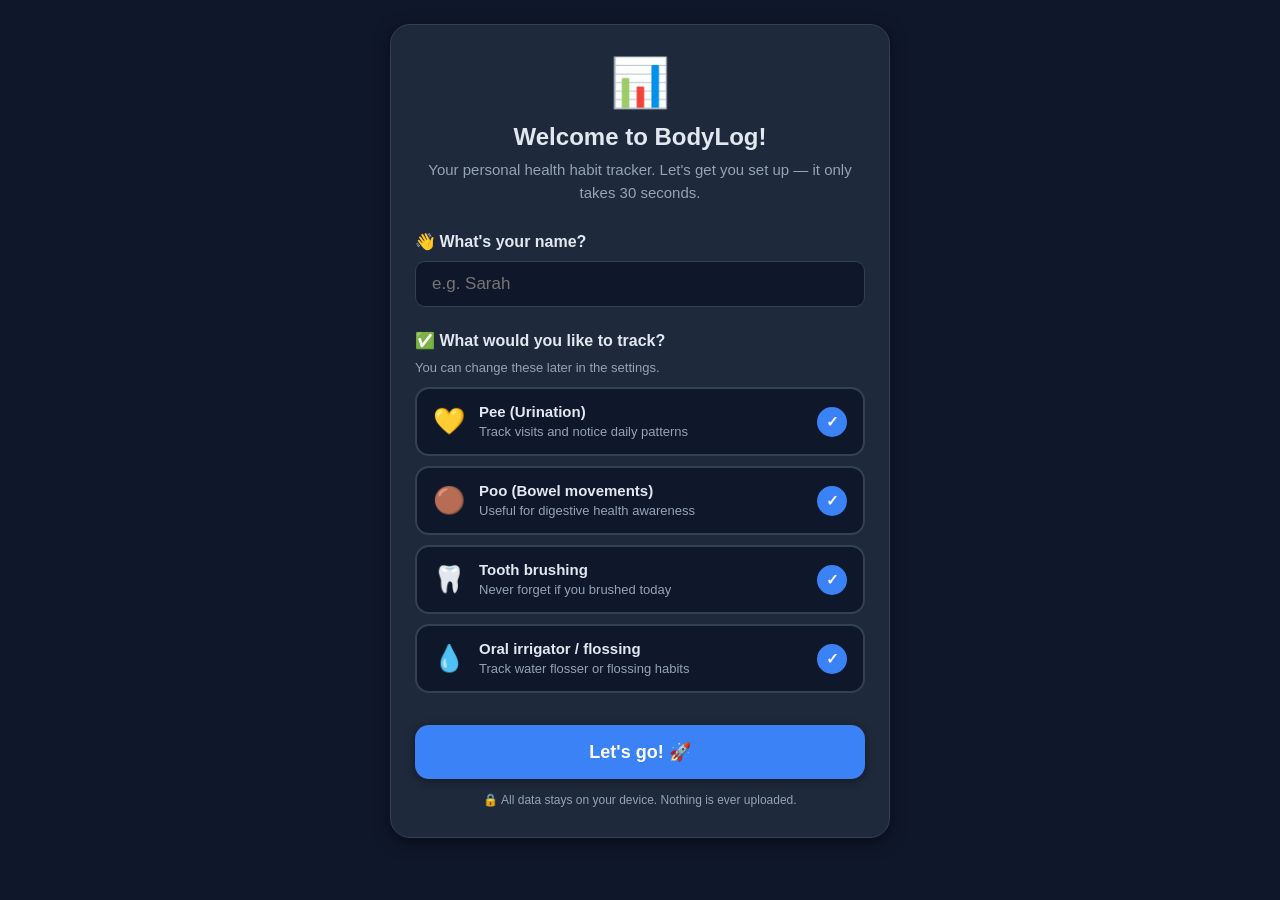
<file: templates/index.html>
<!DOCTYPE html>
<html lang="en">
<head>
    <meta charset="UTF-8">
    <meta name="viewport" content="width=device-width, initial-scale=1.0">
    <title>BodyLog</title>
    <link rel="stylesheet" href="/static/css/style.css">
    <script src="https://cdn.plot.ly/plotly-2.26.0.min.js"></script>
</head>
<body class="dark-mode">

<!-- ══ SETUP OVERLAY ════════════════════════════════════════════ -->
<div class="setup-overlay" id="setupOverlay">
    <div class="setup-card">
        <div class="setup-logo">📊</div>
        <h1 class="setup-title">Welcome to BodyLog!</h1>
        <p class="setup-subtitle">Your personal health habit tracker. Let's get you set up — it only takes 30 seconds.</p>

        <div class="setup-step">
            <label class="setup-label">👋 What's your name?</label>
            <input type="text" id="setupName" class="input setup-name-input" placeholder="e.g. Sarah" maxlength="40">
        </div>

        <div class="setup-step">
            <label class="setup-label">✅ What would you like to track?</label>
            <p class="setup-hint">You can change these later in the settings.</p>

            <div class="setup-option" id="optPee">
                <div class="setup-option-icon">💛</div>
                <div class="setup-option-text">
                    <strong>Pee (Urination)</strong>
                    <span>Track visits and notice daily patterns</span>
                </div>
                <div class="setup-check active" id="chkPee">✓</div>
            </div>

            <div class="setup-option" id="optPoo">
                <div class="setup-option-icon">🟤</div>
                <div class="setup-option-text">
                    <strong>Poo (Bowel movements)</strong>
                    <span>Useful for digestive health awareness</span>
                </div>
                <div class="setup-check active" id="chkPoo">✓</div>
            </div>

            <div class="setup-option" id="optBrush">
                <div class="setup-option-icon">🦷</div>
                <div class="setup-option-text">
                    <strong>Tooth brushing</strong>
                    <span>Never forget if you brushed today</span>
                </div>
                <div class="setup-check active" id="chkBrush">✓</div>
            </div>

            <div class="setup-option" id="optFloss">
                <div class="setup-option-icon">💧</div>
                <div class="setup-option-text">
                    <strong>Oral irrigator / flossing</strong>
                    <span>Track water flosser or flossing habits</span>
                </div>
                <div class="setup-check active" id="chkFloss">✓</div>
            </div>
        </div>

        <button class="setup-start-btn" id="setupStartBtn" onclick="completeSetup()">
            Let's go! 🚀
        </button>
        <p class="setup-privacy">🔒 All data stays on your device. Nothing is ever uploaded.</p>
    </div>
</div>

<!-- ══ MAIN APP ══════════════════════════════════════════════════ -->
<div class="app-wrap" id="appWrap" style="display:none">
<div class="container">

    <div class="app-header">
        <div class="greeting" id="greeting">Hello!</div>
        <div class="header-actions">
            <button class="icon-btn" id="settingsBtn" title="Settings" onclick="openSettings()">⚙️</button>
            <button class="theme-toggle" id="themeToggle">☀️</button>
        </div>
    </div>

    <div class="tabs">
        <button class="tab active" data-screen="log">Log</button>
        <button class="tab"        data-screen="dental" id="dentalTab">Dental</button>
        <button class="tab"        data-screen="stats">Stats</button>
    </div>

    <!-- ══ Screen: Log ══════════════════════════════════════════ -->
    <div class="screen active" id="log-screen">
        <div class="card" id="logCard">

            <!-- Event type buttons -->
            <div class="event-buttons" id="eventButtons">
                <button class="event-btn pee-btn" data-event="pee" id="peeBtnWrap">💛 Pee</button>
                <button class="event-btn poo-btn" data-event="poo" id="pooBtnWrap">🟤 Poo</button>
            </div>

            <div class="form-group">
                <label>Date &amp; Time</label>
                <input type="datetime-local" id="bathroomDateTime" class="input datetime-input">
            </div>

            <div class="form-group" id="locationGroup">
                <label>Location <span class="optional-hint">(optional)</span></label>
                <div class="button-group">
                    <button class="toggle-btn" data-location="Home">🏠 Home</button>
                    <button class="toggle-btn" data-location="Work">🏢 Work</button>
                    <button class="toggle-btn" data-location="Other">📍 Other</button>
                </div>
            </div>

            <button class="submit-btn" id="bathroomSubmit">Log Event</button>
            <button class="cancel-btn hidden" id="bathroomCancel">Cancel Edit</button>
        </div>
    </div>

    <!-- ══ Screen: Dental ═══════════════════════════════════════ -->
    <div class="screen" id="dental-screen">
        <div class="card">
            <h2>🦷 Dental Care</h2>
            <p class="screen-desc">Log each time you brush your teeth.</p>

            <div class="form-group">
                <label>Date &amp; Time</label>
                <input type="datetime-local" id="dentalDateTime" class="input datetime-input">
            </div>

            <div class="form-group" id="flosserGroup">
                <label>Also used oral irrigator or floss?</label>
                <div class="button-group two-col">
                    <button class="toggle-btn" data-flosser="0">No</button>
                    <button class="toggle-btn" data-flosser="1">Yes 💧</button>
                </div>
            </div>

            <button class="submit-btn" id="dentalSubmit">Log Brushing</button>
            <button class="cancel-btn hidden" id="dentalCancel">Cancel Edit</button>
        </div>
    </div>

    <!-- ══ Screen: Stats ════════════════════════════════════════ -->
    <div class="screen" id="stats-screen">
        <div class="card">
            <h2>📊 Your Stats</h2>

            <!-- Tracking summary chips -->
            <div class="last-events-row" id="lastEventsRow">
                <div class="last-event-chip" id="lastPeeChip">💛 —</div>
                <div class="last-event-chip" id="lastPooChip">🟤 —</div>
                <div class="last-event-chip" id="lastBrushChip">🦷 —</div>
            </div>

            <!-- Days tracked badge -->
            <div class="days-tracked-badge" id="daysTrackedBadge"></div>

            <!-- Streaks -->
            <div class="stats-section" id="streaksSection">
                <h3>🔥 Streaks &amp; Gaps</h3>
                <div id="streaksContent"></div>
            </div>

            <!-- Averages -->
            <div class="stats-section">
                <h3>📈 Daily Averages</h3>
                <div id="averagesTable"></div>
            </div>

            <!-- Charts -->
            <div class="stats-section">
                <h3>Timeline (last 90 days)</h3>
                <div id="timelineChart"></div>
            </div>

            <div class="stats-section" id="locationSection">
                <h3>Location Breakdown</h3>
                <div id="locationChart"></div>
            </div>

            <div class="stats-section" id="dentalChartSection">
                <h3>Dental Consistency</h3>
                <div id="dentalChart"></div>
            </div>

            <!-- Recent events -->
            <div class="stats-section" id="recentBathroomSection">
                <h3>Recent Bathroom Logs</h3>
                <div id="recentBathroomEvents"></div>
                <button class="see-more-btn" onclick="window.location.href='/all-events?tab=bathroom'">See all →</button>
            </div>

            <div class="stats-section" id="recentDentalSection">
                <h3>Recent Dental Logs</h3>
                <div id="recentDentalEvents"></div>
                <button class="see-more-btn" onclick="window.location.href='/all-events?tab=dental'">See all →</button>
            </div>
        </div>
    </div>

</div><!-- /container -->
</div><!-- /appWrap -->

<!-- ══ SETTINGS MODAL ═══════════════════════════════════════════ -->
<div class="modal-overlay hidden" id="settingsModal">
    <div class="modal-card">
        <h2>⚙️ Settings</h2>

        <div class="form-group">
            <label>Your Name</label>
            <input type="text" id="settingsName" class="input" maxlength="40">
        </div>

        <div class="form-group">
            <label>What to Track</label>
            <div class="settings-track-options">
                <label class="settings-check-row"><input type="checkbox" id="sPee">   💛 Pee</label>
                <label class="settings-check-row"><input type="checkbox" id="sPoo">   🟤 Poo</label>
                <label class="settings-check-row"><input type="checkbox" id="sBrush"> 🦷 Tooth brushing</label>
                <label class="settings-check-row"><input type="checkbox" id="sFloss"> 💧 Oral irrigator / floss</label>
            </div>
        </div>

        <button class="submit-btn" onclick="saveSettings()">Save Settings</button>
        <button class="cancel-btn" onclick="closeSettings()" style="margin-top:8px">Cancel</button>
    </div>
</div>

<script>
// Config injected server-side so first render is instant (no extra fetch)
const APP_CONFIG = {{ config | tojson }};
</script>
<script src="/static/js/app.js"></script>
</body>
</html>
</file>
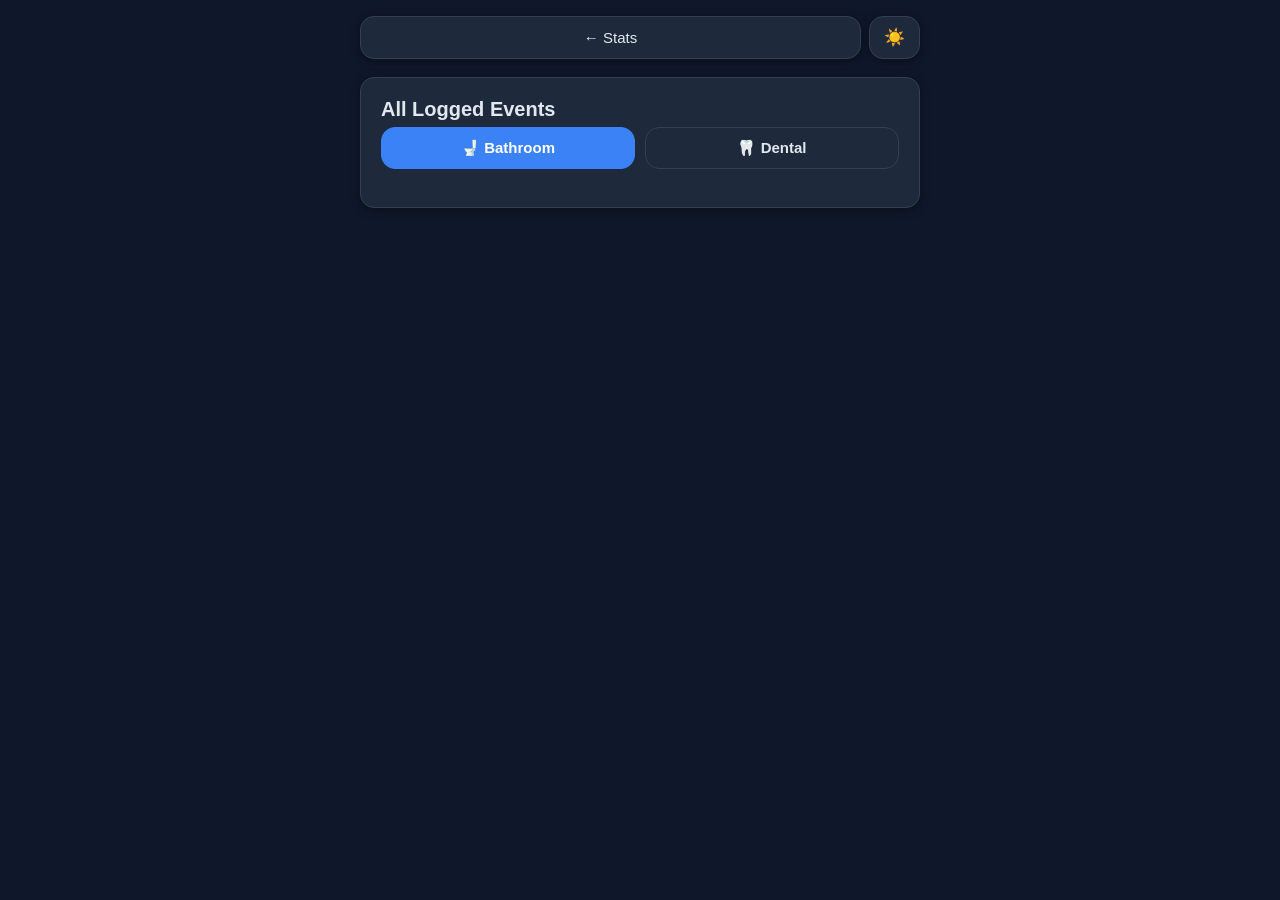
<file: templates/all_events.html>
<!DOCTYPE html>
<html lang="en">
<head>
    <meta charset="UTF-8">
    <meta name="viewport" content="width=device-width, initial-scale=1.0">
    <title>All Events — BodyLog</title>
    <link rel="stylesheet" href="/static/css/style.css">
</head>
<body class="dark-mode">
<div class="container">
    <div class="tabs">
        <button class="tab" onclick="window.location.href='/?screen=stats'">← Stats</button>
        <button class="theme-toggle" id="themeToggle">☀️</button>
    </div>

    <div class="card">
        <h2>All Logged Events</h2>

        <div class="all-events-tabs">
            <button class="all-events-tab active" id="tabBathroom" onclick="switchTab('bathroom')">🚽 Bathroom</button>
            <button class="all-events-tab"        id="tabDental"   onclick="switchTab('dental')">🦷 Dental</button>
        </div>

        <div id="bathroomSection">
            <div id="bathroomList"></div>
            <div id="bathroomLoadMore"></div>
        </div>

        <div id="dentalSection" style="display:none">
            <div id="dentalList"></div>
            <div id="dentalLoadMore"></div>
        </div>
    </div>
</div>

<script>
const APP_CONFIG = {{ config | tojson }};
let bathroomPage=1, dentalPage=1;
let bathroomAll=[], dentalAll=[];
let totalBathroom=0, totalDental=0;
const PER_PAGE=50;
let currentTab='bathroom';

document.getElementById('themeToggle').addEventListener('click', () => {
    document.body.classList.toggle('dark-mode');
    document.getElementById('themeToggle').textContent = document.body.classList.contains('dark-mode') ? '☀️' : '🌙';
});

const urlTab = new URLSearchParams(window.location.search).get('tab');
if (urlTab === 'dental') switchTab('dental');
loadMore('bathroom');

async function loadMore(type) {
    const page = type==='bathroom' ? bathroomPage : dentalPage;
    const res  = await fetch(`/api/all-events?page=${page}&per_page=${PER_PAGE}`);
    const data = await res.json();
    if (type==='bathroom') {
        bathroomAll = [...bathroomAll, ...data.bathroom];
        totalBathroom = data.total_bathroom; bathroomPage++;
        renderBathroom(); renderLoadMore('bathroom', bathroomAll.length, totalBathroom);
    } else {
        dentalAll = [...dentalAll, ...data.dental];
        totalDental = data.total_dental; dentalPage++;
        renderDental(); renderLoadMore('dental', dentalAll.length, totalDental);
    }
}

function switchTab(tab) {
    currentTab = tab;
    document.getElementById('tabBathroom').classList.toggle('active', tab==='bathroom');
    document.getElementById('tabDental').classList.toggle('active',   tab==='dental');
    document.getElementById('bathroomSection').style.display = tab==='bathroom' ? '' : 'none';
    document.getElementById('dentalSection').style.display   = tab==='dental'   ? '' : 'none';
    if (tab==='dental' && dentalAll.length===0) loadMore('dental');
}

const TYPE_LABEL = { pee:'💛 Pee', poo:'🟤 Poo' };

function renderBathroom() {
    const c = document.getElementById('bathroomList');
    c.innerHTML = '';
    if (!bathroomAll.length) { c.innerHTML='<p class="empty-msg">No bathroom events yet.</p>'; return; }
    bathroomAll.forEach(ev => {
        const d = document.createElement('div');
        d.className = 'event-item';
        let label = TYPE_LABEL[ev.event_type] || ev.event_type;
        if (ev.location) label += ` · ${ev.location}`;
        d.innerHTML = `
            <span>${label} &nbsp;·&nbsp; ${new Date(ev.timestamp).toLocaleString()}</span>
            <div class="event-actions">
                <button class="edit-btn"   onclick="editBathroom(${ev.id})">Edit</button>
                <button class="delete-btn" onclick="deleteBathroom(${ev.id})">Delete</button>
            </div>`;
        c.appendChild(d);
    });
}

function renderDental() {
    const c = document.getElementById('dentalList');
    c.innerHTML = '';
    if (!dentalAll.length) { c.innerHTML='<p class="empty-msg">No dental events yet.</p>'; return; }
    dentalAll.forEach(ev => {
        const d = document.createElement('div');
        d.className = 'event-item';
        d.innerHTML = `
            <span>🦷 Brushed${ev.used_flosser ? ' + 💧 Flossed' : ''} &nbsp;·&nbsp; ${new Date(ev.timestamp).toLocaleString()}</span>
            <div class="event-actions">
                <button class="edit-btn"   onclick="editDental(${ev.id})">Edit</button>
                <button class="delete-btn" onclick="deleteDental(${ev.id})">Delete</button>
            </div>`;
        c.appendChild(d);
    });
}

function renderLoadMore(type, loaded, total) {
    const c = document.getElementById(`${type}LoadMore`);
    c.innerHTML = '';
    if (loaded < total) {
        const b = document.createElement('button');
        b.className = 'load-more-btn';
        b.textContent = `Load more (${loaded} of ${total} shown)`;
        b.onclick = () => loadMore(type);
        c.appendChild(b);
    } else {
        c.innerHTML = `<p style="text-align:center;color:var(--text-secondary);font-size:13px;padding:10px">All ${total} events shown</p>`;
    }
}

function editBathroom(id) { window.location.href=`/?edit_bathroom=${id}`; }
function editDental(id)   { window.location.href=`/?edit_dental=${id}`; }

async function deleteBathroom(id) {
    if (!confirm('Delete this event?')) return;
    await fetch(`/api/bathroom/${id}`, { method:'DELETE' });
    bathroomAll = bathroomAll.filter(e=>e.id!==id); totalBathroom--;
    renderBathroom(); renderLoadMore('bathroom', bathroomAll.length, totalBathroom);
}
async function deleteDental(id) {
    if (!confirm('Delete this event?')) return;
    await fetch(`/api/dental/${id}`, { method:'DELETE' });
    dentalAll = dentalAll.filter(e=>e.id!==id); totalDental--;
    renderDental(); renderLoadMore('dental', dentalAll.length, totalDental);
}
</script>
</body>
</html>
</file>
<file: static/css/style.css>
*,*::before,*::after { margin:0; padding:0; box-sizing:border-box; }

:root {
    --bg-primary:    #f0f4f8;
    --bg-secondary:  #ffffff;
    --text-primary:  #2c3e50;
    --text-secondary:#64748b;
    --border-color:  #dde1e7;
    --shadow:        0 2px 10px rgba(0,0,0,0.08);
    --shadow-hover:  0 4px 16px rgba(0,0,0,0.14);
    --accent:        #3b82f6;
    --accent-light:  rgba(59,130,246,0.12);
    --radius:        14px;
}
body.dark-mode {
    --bg-primary:    #0f172a;
    --bg-secondary:  #1e293b;
    --text-primary:  #e2e8f0;
    --text-secondary:#94a3b8;
    --border-color:  #334155;
    --shadow:        0 2px 10px rgba(0,0,0,0.4);
    --shadow-hover:  0 4px 16px rgba(0,0,0,0.5);
    --accent-light:  rgba(59,130,246,0.18);
}

body {
    font-family:-apple-system,BlinkMacSystemFont,'Segoe UI',Roboto,'Helvetica Neue',sans-serif;
    background:var(--bg-primary); color:var(--text-primary);
    min-height:100vh; padding:16px;
    transition:background-color 0.3s,color 0.3s;
}
.container { max-width:560px; margin:0 auto; }

/* ── App Header ──────────────────────────────────────────────── */
.app-header {
    display:flex; align-items:center; justify-content:space-between;
    margin-bottom:16px;
}
.greeting { font-size:18px; font-weight:700; }
.header-actions { display:flex; gap:8px; }
.icon-btn {
    padding:10px 12px; background:var(--bg-secondary); border:1px solid var(--border-color);
    border-radius:10px; cursor:pointer; font-size:16px; transition:all 0.2s; box-shadow:var(--shadow);
}
.icon-btn:hover { transform:scale(1.08); }

/* ── Tabs ────────────────────────────────────────────────────── */
.tabs { display:flex; gap:8px; margin-bottom:18px; }
.tab {
    flex:1; padding:11px 16px; background:var(--bg-secondary); border:1px solid var(--border-color);
    border-radius:var(--radius); color:var(--text-primary);
    font-size:15px; font-weight:500; cursor:pointer; transition:all 0.25s; box-shadow:var(--shadow);
}
.tab:hover  { box-shadow:var(--shadow-hover); transform:translateY(-1px); }
.tab.active { background:var(--accent); color:#fff; border-color:var(--accent); }
.theme-toggle {
    padding:10px 14px; background:var(--bg-secondary); border:1px solid var(--border-color);
    border-radius:var(--radius); cursor:pointer; font-size:17px; transition:all 0.25s; box-shadow:var(--shadow);
}
.theme-toggle:hover { transform:scale(1.1); }

/* ── Screens & Cards ─────────────────────────────────────────── */
.screen { display:none; }
.screen.active { display:block; }
.card {
    background:var(--bg-secondary); border-radius:var(--radius); padding:20px;
    box-shadow:var(--shadow); border:1px solid var(--border-color);
}
.card h2 { font-size:20px; margin-bottom:6px; }
.screen-desc { font-size:14px; color:var(--text-secondary); margin-bottom:18px; }
.card.pee-selected { background:linear-gradient(135deg,rgba(255,217,61,0.35) 0%,var(--bg-secondary) 100%); }
.card.poo-selected { background:linear-gradient(135deg,rgba(139,69,19,0.35)  0%,var(--bg-secondary) 100%); }

/* ── Form ────────────────────────────────────────────────────── */
.form-group { margin-bottom:16px; }
.form-group label { display:block; margin-bottom:7px; font-weight:600; font-size:14px; }
.optional-hint { font-weight:400; font-size:12px; color:var(--text-secondary); }
.input {
    width:100%; padding:10px 14px; border:1.5px solid var(--border-color); border-radius:10px;
    font-size:15px; background:var(--bg-primary); color:var(--text-primary); transition:all 0.2s;
}
.input:focus { outline:none; border-color:var(--accent); box-shadow:0 0 0 3px var(--accent-light); }
.datetime-input { max-width:200px; font-size:13px !important; padding:7px 10px !important; }

/* ── Event buttons ───────────────────────────────────────────── */
.event-buttons { display:grid; grid-template-columns:1fr 1fr; gap:10px; margin-bottom:18px; }
.event-btn {
    padding:20px; border:none; border-radius:var(--radius);
    font-size:18px; font-weight:700; cursor:pointer; transition:all 0.25s; box-shadow:var(--shadow);
}
.event-btn:hover  { transform:translateY(-2px); box-shadow:var(--shadow-hover); }
.event-btn.active { transform:scale(1.04); box-shadow:0 6px 18px rgba(0,0,0,0.18); }
.pee-btn          { background:rgba(255,217,61,0.35); color:#5a4a00; }
.pee-btn.active   { background:#FFD93D; color:#333; }
.poo-btn          { background:rgba(139,69,19,0.3);  color:#6b3a1f; }
.poo-btn.active   { background:#8B4513; color:#fff; }
body.dark-mode .pee-btn        { background:rgba(255,217,61,0.25); color:#c8a800; }
body.dark-mode .pee-btn.active { background:#FFD93D; color:#333; }
body.dark-mode .poo-btn        { background:rgba(139,69,19,0.25); color:#c47a3a; }
body.dark-mode .poo-btn.active { background:#8B4513; color:#fff; }

/* ── Toggle buttons ──────────────────────────────────────────── */
.button-group { display:grid; grid-template-columns:repeat(3,1fr); gap:8px; }
.button-group.two-col { grid-template-columns:1fr 1fr; }
.toggle-btn {
    padding:10px 8px; border:1.5px solid var(--border-color); border-radius:10px;
    background:var(--bg-primary); color:var(--text-primary);
    font-size:14px; font-weight:500; cursor:pointer; transition:all 0.2s;
}
.toggle-btn:hover  { border-color:var(--accent); }
.toggle-btn.active { background:var(--accent); color:#fff; border-color:var(--accent); }

/* ── Submit / Cancel ─────────────────────────────────────────── */
.submit-btn {
    width:100%; padding:14px; background:var(--accent); color:#fff;
    border:none; border-radius:var(--radius); font-size:17px; font-weight:700;
    cursor:pointer; transition:all 0.25s; box-shadow:var(--shadow); margin-top:6px;
}
.submit-btn:hover  { transform:translateY(-2px); box-shadow:var(--shadow-hover); }
.submit-btn.success-flash { background:#16a34a !important; box-shadow:0 0 22px rgba(22,163,74,0.5) !important; transform:scale(1.02); }
.cancel-btn {
    width:100%; padding:12px; background:#94a3b8; color:#fff;
    border:none; border-radius:var(--radius); font-size:16px; font-weight:600;
    cursor:pointer; transition:all 0.25s; margin-top:8px;
}
.cancel-btn.hidden { display:none; }
.cancel-btn:hover  { background:#64748b; }

/* ── Last events chips ───────────────────────────────────────── */
.last-events-row { display:flex; gap:8px; flex-wrap:wrap; margin-bottom:14px; }
.last-event-chip {
    padding:6px 14px; background:var(--bg-primary); border:1.5px solid var(--border-color);
    border-radius:20px; font-size:13px; font-weight:600;
}

/* Days tracked badge */
.days-tracked-badge {
    display:inline-block; padding:6px 14px; background:var(--accent-light);
    border:1.5px solid var(--accent); border-radius:20px; font-size:13px; font-weight:600;
    color:var(--accent); margin-bottom:18px;
}

/* ── Stats sections ──────────────────────────────────────────── */
.stats-section { margin-bottom:26px; }
.stats-section h3 { font-size:16px; font-weight:700; color:var(--text-secondary); margin-bottom:12px; }

/* ── Streaks ─────────────────────────────────────────────────── */
.streak-block {
    padding:14px 16px; border-radius:12px; background:var(--bg-primary);
    border:1px solid var(--border-color); margin-bottom:10px;
}
.streak-title { font-size:14px; font-weight:700; margin-bottom:12px; }
.streak-grid  { display:grid; grid-template-columns:repeat(4,1fr); gap:8px; }
.streak-stat  { text-align:center; }
.streak-val   { display:block; font-size:15px; font-weight:800; }
.streak-key   { display:block; font-size:10px; color:var(--text-secondary); margin-top:3px; text-transform:uppercase; letter-spacing:0.04em; line-height:1.3; }
.streak-active { color:#16a34a; }
.streak-gap    { color:#ea580c; }

/* ── Averages table ──────────────────────────────────────────── */
.averages-table {
    width:100%; border-collapse:collapse; font-size:13px;
    background:var(--bg-primary); border-radius:10px; overflow:hidden; border:1px solid var(--border-color);
}
.averages-table thead tr { background:var(--border-color); }
.averages-table th { padding:8px 10px; text-align:center; font-weight:700; color:var(--text-secondary); font-size:11px; text-transform:uppercase; letter-spacing:0.05em; }
.averages-table th:first-child { text-align:left; }
.averages-table td { padding:9px 10px; border-top:1px solid var(--border-color); text-align:center; }
.avg-label { text-align:left !important; font-weight:600; }
.avg-val   { font-weight:800; font-size:14px; }
.avg-unit  { font-size:10px; font-weight:400; color:var(--text-secondary); }
.trend-up   { color:#ea580c !important; }
.trend-down { color:#16a34a !important; }

/* ── Charts ──────────────────────────────────────────────────── */
#timelineChart,#locationChart,#dentalChart {
    height:260px; background:transparent; border-radius:10px; border:1px solid var(--border-color); overflow:hidden;
}

/* ── Event list items ────────────────────────────────────────── */
.event-item {
    padding:11px 14px; background:var(--bg-primary); border-radius:10px; margin-bottom:8px;
    display:flex; justify-content:space-between; align-items:center;
    border:1px solid var(--border-color); font-size:14px; gap:8px;
}
.event-item span { flex:1; line-height:1.4; }
.event-actions { display:flex; gap:6px; flex-shrink:0; }
.event-actions button { padding:5px 10px; border:none; border-radius:7px; cursor:pointer; font-size:12px; font-weight:600; transition:all 0.2s; }
.edit-btn   { background:#3b82f6; color:#fff; }
.delete-btn { background:#ef4444; color:#fff; }
.edit-btn:hover   { background:#2563eb; }
.delete-btn:hover { background:#dc2626; }
.see-more-btn {
    width:100%; padding:10px; margin-top:8px; background:var(--bg-primary);
    border:1.5px solid var(--border-color); border-radius:10px;
    color:var(--text-secondary); font-size:14px; cursor:pointer; transition:all 0.2s; font-weight:500;
}
.see-more-btn:hover { border-color:var(--accent); color:var(--accent); }
.empty-msg { text-align:center; color:var(--text-secondary); padding:20px 0; font-size:14px; }

/* ══ SETUP OVERLAY ══════════════════════════════════════════════ */
.setup-overlay {
    position:fixed; inset:0; background:var(--bg-primary);
    display:flex; align-items:flex-start; justify-content:center;
    padding:24px 16px; overflow-y:auto; z-index:1000;
}
.setup-card {
    width:100%; max-width:500px; background:var(--bg-secondary);
    border-radius:20px; padding:30px 24px; box-shadow:var(--shadow-hover);
    border:1px solid var(--border-color);
}
.setup-logo  { font-size:48px; text-align:center; margin-bottom:12px; }
.setup-title { font-size:24px; font-weight:800; text-align:center; margin-bottom:8px; }
.setup-subtitle { font-size:15px; color:var(--text-secondary); text-align:center; line-height:1.5; margin-bottom:28px; }
.setup-step  { margin-bottom:24px; }
.setup-label { display:block; font-size:16px; font-weight:700; margin-bottom:10px; }
.setup-hint  { font-size:13px; color:var(--text-secondary); margin-bottom:12px; }
.setup-name-input { font-size:17px !important; padding:12px 16px !important; max-width:100% !important; }

.setup-option {
    display:flex; align-items:center; gap:14px; padding:14px 16px;
    border:2px solid var(--border-color); border-radius:14px; margin-bottom:10px;
    cursor:pointer; transition:all 0.2s; background:var(--bg-primary);
}
.setup-option:hover { border-color:var(--accent); background:var(--accent-light); }
.setup-option-icon { font-size:26px; flex-shrink:0; }
.setup-option-text { flex:1; }
.setup-option-text strong { display:block; font-size:15px; margin-bottom:2px; }
.setup-option-text span   { font-size:13px; color:var(--text-secondary); }
.setup-check {
    width:30px; height:30px; border-radius:50%; border:2px solid var(--border-color);
    display:flex; align-items:center; justify-content:center;
    font-size:15px; font-weight:700; flex-shrink:0; transition:all 0.2s;
    color:transparent;
}
.setup-check.active { background:var(--accent); border-color:var(--accent); color:#fff; }

.setup-start-btn {
    width:100%; padding:16px; background:var(--accent); color:#fff;
    border:none; border-radius:var(--radius); font-size:18px; font-weight:800;
    cursor:pointer; transition:all 0.25s; box-shadow:var(--shadow); margin-top:8px;
}
.setup-start-btn:hover { transform:translateY(-2px); box-shadow:var(--shadow-hover); }
.setup-privacy { text-align:center; font-size:12px; color:var(--text-secondary); margin-top:14px; }

/* ══ SETTINGS MODAL ══════════════════════════════════════════════ */
.modal-overlay {
    position:fixed; inset:0; background:rgba(0,0,0,0.5);
    display:flex; align-items:center; justify-content:center;
    padding:20px; z-index:500;
}
.modal-overlay.hidden { display:none; }
.modal-card {
    width:100%; max-width:440px; background:var(--bg-secondary);
    border-radius:20px; padding:28px 24px; box-shadow:var(--shadow-hover);
    border:1px solid var(--border-color);
}
.modal-card h2 { font-size:20px; margin-bottom:20px; }
.settings-track-options { display:flex; flex-direction:column; gap:10px; margin-top:6px; }
.settings-check-row {
    display:flex; align-items:center; gap:12px; padding:12px 14px;
    border:1.5px solid var(--border-color); border-radius:10px;
    font-size:15px; font-weight:500; cursor:pointer; transition:border-color 0.2s;
}
.settings-check-row:hover { border-color:var(--accent); }
.settings-check-row input { width:18px; height:18px; accent-color:var(--accent); cursor:pointer; }

/* ══ HOME TRACKER ════════════════════════════════════════════════ */
.flash-overlay {
    position:fixed; inset:0; background:rgba(22,163,74,0.3);
    pointer-events:none; opacity:0; transition:opacity 0.15s; z-index:9999;
}
.flash-overlay.show { opacity:1; }
.home-tracker-title { font-size:22px; font-weight:800; margin-bottom:6px; }
.home-tracker-time  { font-size:14px; color:var(--text-secondary); margin-bottom:22px; }
.home-big-btn {
    width:100%; max-width:420px; padding:26px; border:none; border-radius:18px;
    font-size:22px; font-weight:800; cursor:pointer; transition:all 0.25s; box-shadow:var(--shadow); margin-bottom:14px;
}
.home-big-btn:hover  { transform:translateY(-3px); box-shadow:var(--shadow-hover); }
.home-big-btn:active { transform:scale(0.97); }
.home-pee-btn   { background:#FFD93D; color:#333; }
.home-poo-btn   { background:#8B4513; color:#fff; }
.home-brush-btn { background:#3b82f6; color:#fff; }
.home-big-btn.btn-flash { background:#16a34a !important; color:#fff !important; box-shadow:0 0 22px rgba(22,163,74,0.5) !important; }
.flosser-panel {
    width:100%; max-width:420px; background:var(--bg-secondary);
    border:1px solid var(--border-color); border-radius:18px; padding:22px; margin-bottom:14px; display:none;
}
.flosser-panel.visible { display:block; }
.flosser-panel label   { font-size:16px; font-weight:700; display:block; margin-bottom:14px; }
.flosser-options { display:grid; grid-template-columns:1fr 1fr; gap:12px; }
.flosser-opt-btn {
    padding:16px; border:2px solid var(--border-color); border-radius:12px;
    background:var(--bg-primary); color:var(--text-primary);
    font-size:15px; font-weight:600; cursor:pointer; transition:all 0.2s;
}
.flosser-opt-btn:hover  { border-color:var(--accent); }
.flosser-opt-btn.active { background:var(--accent); color:#fff; border-color:var(--accent); }
.last-pressed-note {
    width:100%; max-width:420px; padding:12px 18px;
    background:var(--bg-secondary); border:1px solid var(--border-color);
    border-radius:12px; font-size:14px; color:var(--text-secondary); text-align:center; margin-top:6px;
}
.last-pressed-note.hidden { display:none; }
.last-pressed-note strong { color:var(--text-primary); }

/* ══ ALL EVENTS PAGE ═════════════════════════════════════════════ */
.all-events-tabs { display:flex; gap:10px; margin-bottom:18px; }
.all-events-tab {
    flex:1; padding:11px; border:1px solid var(--border-color); border-radius:var(--radius);
    background:var(--bg-secondary); color:var(--text-primary);
    font-size:15px; font-weight:600; cursor:pointer; transition:all 0.25s;
}
.all-events-tab.active { background:var(--accent); color:#fff; border-color:var(--accent); }
.load-more-btn {
    width:100%; padding:12px; margin-top:12px; background:var(--bg-secondary);
    border:1px solid var(--border-color); border-radius:10px;
    color:var(--text-primary); font-size:14px; cursor:pointer; transition:all 0.2s;
}
.load-more-btn:hover { border-color:var(--accent); }

/* ── Landscape home tracker ──────────────────────────────────── */
@media (orientation:landscape) and (max-height:520px) {
    .home-tracker-container { display:grid; grid-template-columns:1fr 1fr; gap:14px; align-items:start; max-width:680px; }
    .home-big-btn   { max-width:100%; padding:18px 10px; font-size:19px; margin-bottom:10px; }
    .flosser-panel, .last-pressed-note { max-width:100%; }
}

/* ── Mobile adjustments ──────────────────────────────────────── */
@media (max-width:480px) {
    body { padding:10px; }
    .card { padding:16px; }
    .event-btn { padding:16px; font-size:16px; }
    .datetime-input { max-width:100% !important; }
    .streak-grid { grid-template-columns:1fr 1fr; }
}
</file>
